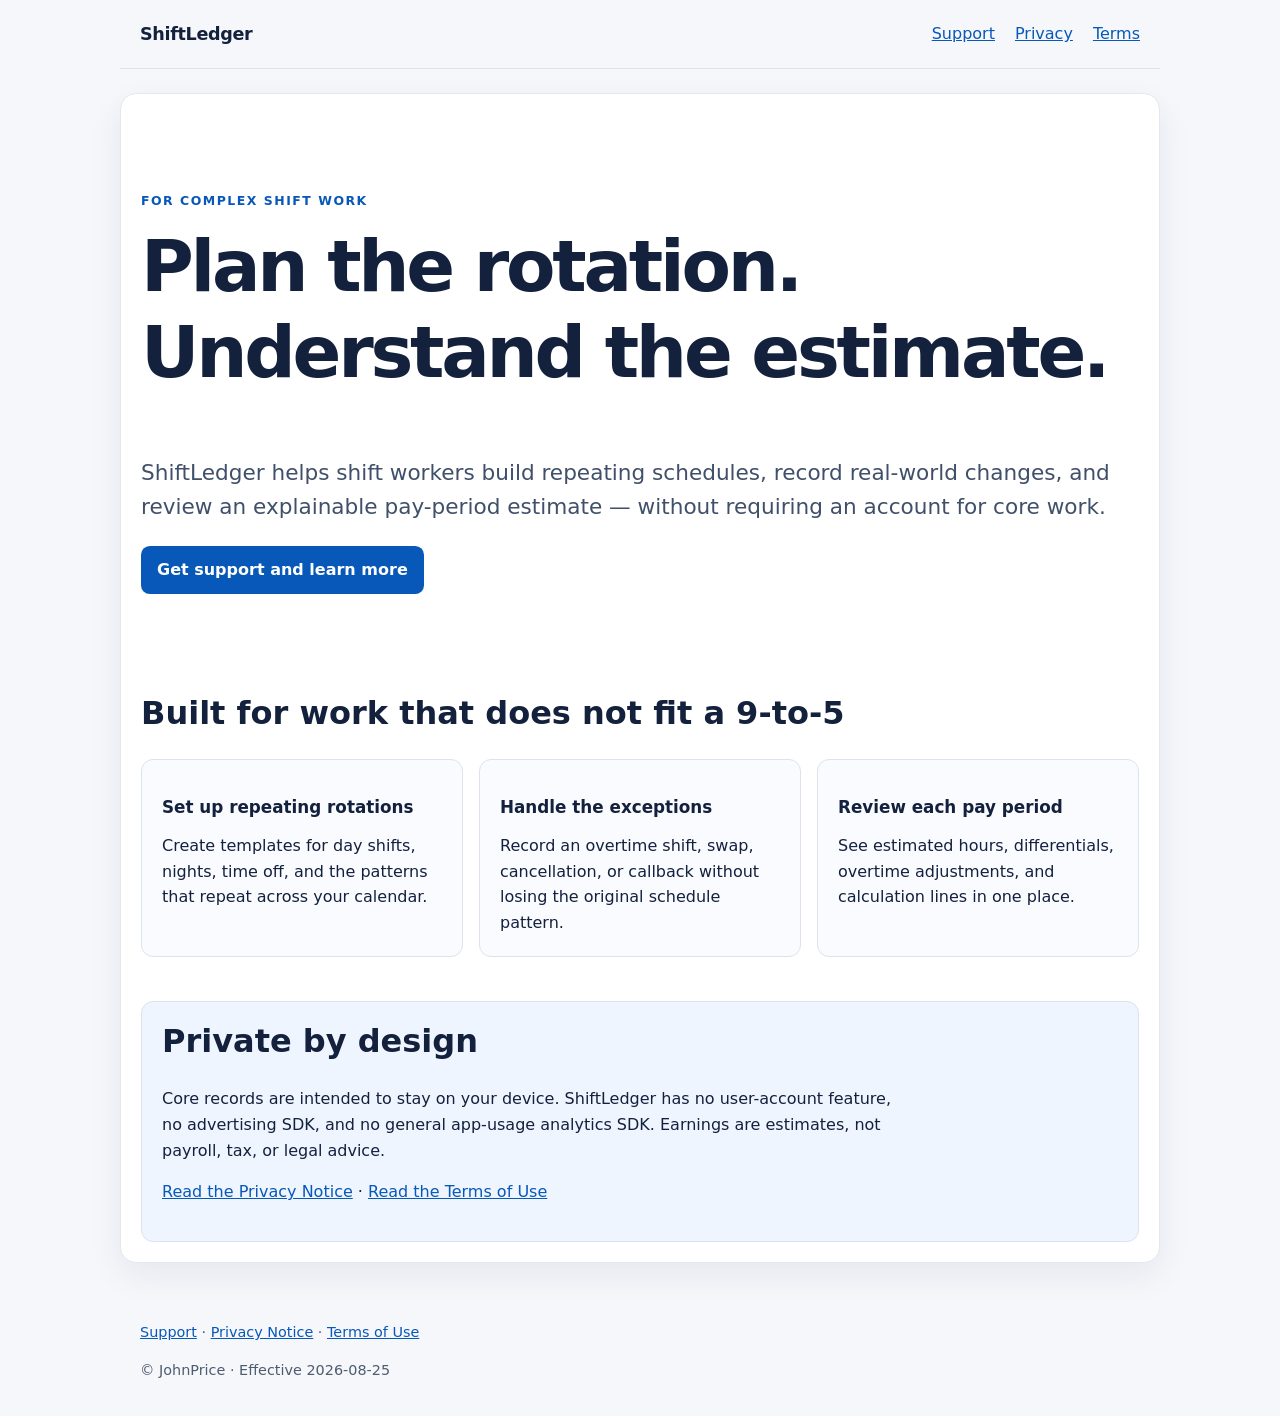
<file: index.html>
<!doctype html>
<html lang="en">
  <head>
    <meta charset="utf-8">
    <meta name="viewport" content="width=device-width, initial-scale=1">
    <meta name="description" content="ShiftLedger is an offline-first shift planner and pay-period estimate tool for complex schedules.">
    <link rel="canonical" href="https://johnpriceapps.github.io/shiftledger/index.html">
    <title>ShiftLedger — plan complex shifts with confidence</title>
    <link rel="stylesheet" href="styles.css">
  </head>
  <body>
    <a class="skip-link" href="#main">Skip to main content</a>
    <header>
      <nav aria-label="Primary">
        <a class="brand" href="index.html">ShiftLedger</a>
        <ul>
          <li><a href="support.html">Support</a></li>
          <li><a href="privacy.html">Privacy</a></li>
          <li><a href="terms.html">Terms</a></li>
        </ul>
      </nav>
    </header>
    <main id="main">
      <section class="hero" aria-labelledby="hero-title">
        <p class="eyebrow">FOR COMPLEX SHIFT WORK</p>
        <h1 id="hero-title">Plan the rotation. Understand the estimate.</h1>
        <p class="lead">ShiftLedger helps shift workers build repeating schedules, record real-world changes, and review an explainable pay-period estimate — without requiring an account for core work.</p>
        <p><a class="button" href="support.html">Get support and learn more</a></p>
      </section>
      <section aria-labelledby="made-for-title">
        <h2 id="made-for-title">Built for work that does not fit a 9-to-5</h2>
        <div class="feature-grid">
          <article>
            <h3>Set up repeating rotations</h3>
            <p>Create templates for day shifts, nights, time off, and the patterns that repeat across your calendar.</p>
          </article>
          <article>
            <h3>Handle the exceptions</h3>
            <p>Record an overtime shift, swap, cancellation, or callback without losing the original schedule pattern.</p>
          </article>
          <article>
            <h3>Review each pay period</h3>
            <p>See estimated hours, differentials, overtime adjustments, and calculation lines in one place.</p>
          </article>
        </div>
      </section>
      <section class="trust" aria-labelledby="trust-title">
        <h2 id="trust-title">Private by design</h2>
        <p>Core records are intended to stay on your device. ShiftLedger has no user-account feature, no advertising SDK, and no general app-usage analytics SDK. Earnings are estimates, not payroll, tax, or legal advice.</p>
        <p><a href="privacy.html">Read the Privacy Notice</a> · <a href="terms.html">Read the Terms of Use</a></p>
      </section>
    </main>
    <footer>
      <p><a href="support.html">Support</a> · <a href="privacy.html">Privacy Notice</a> · <a href="terms.html">Terms of Use</a></p>
      <p>© JohnPrice · Effective 2026-08-25</p>
    </footer>
  </body>
</html>
</file>
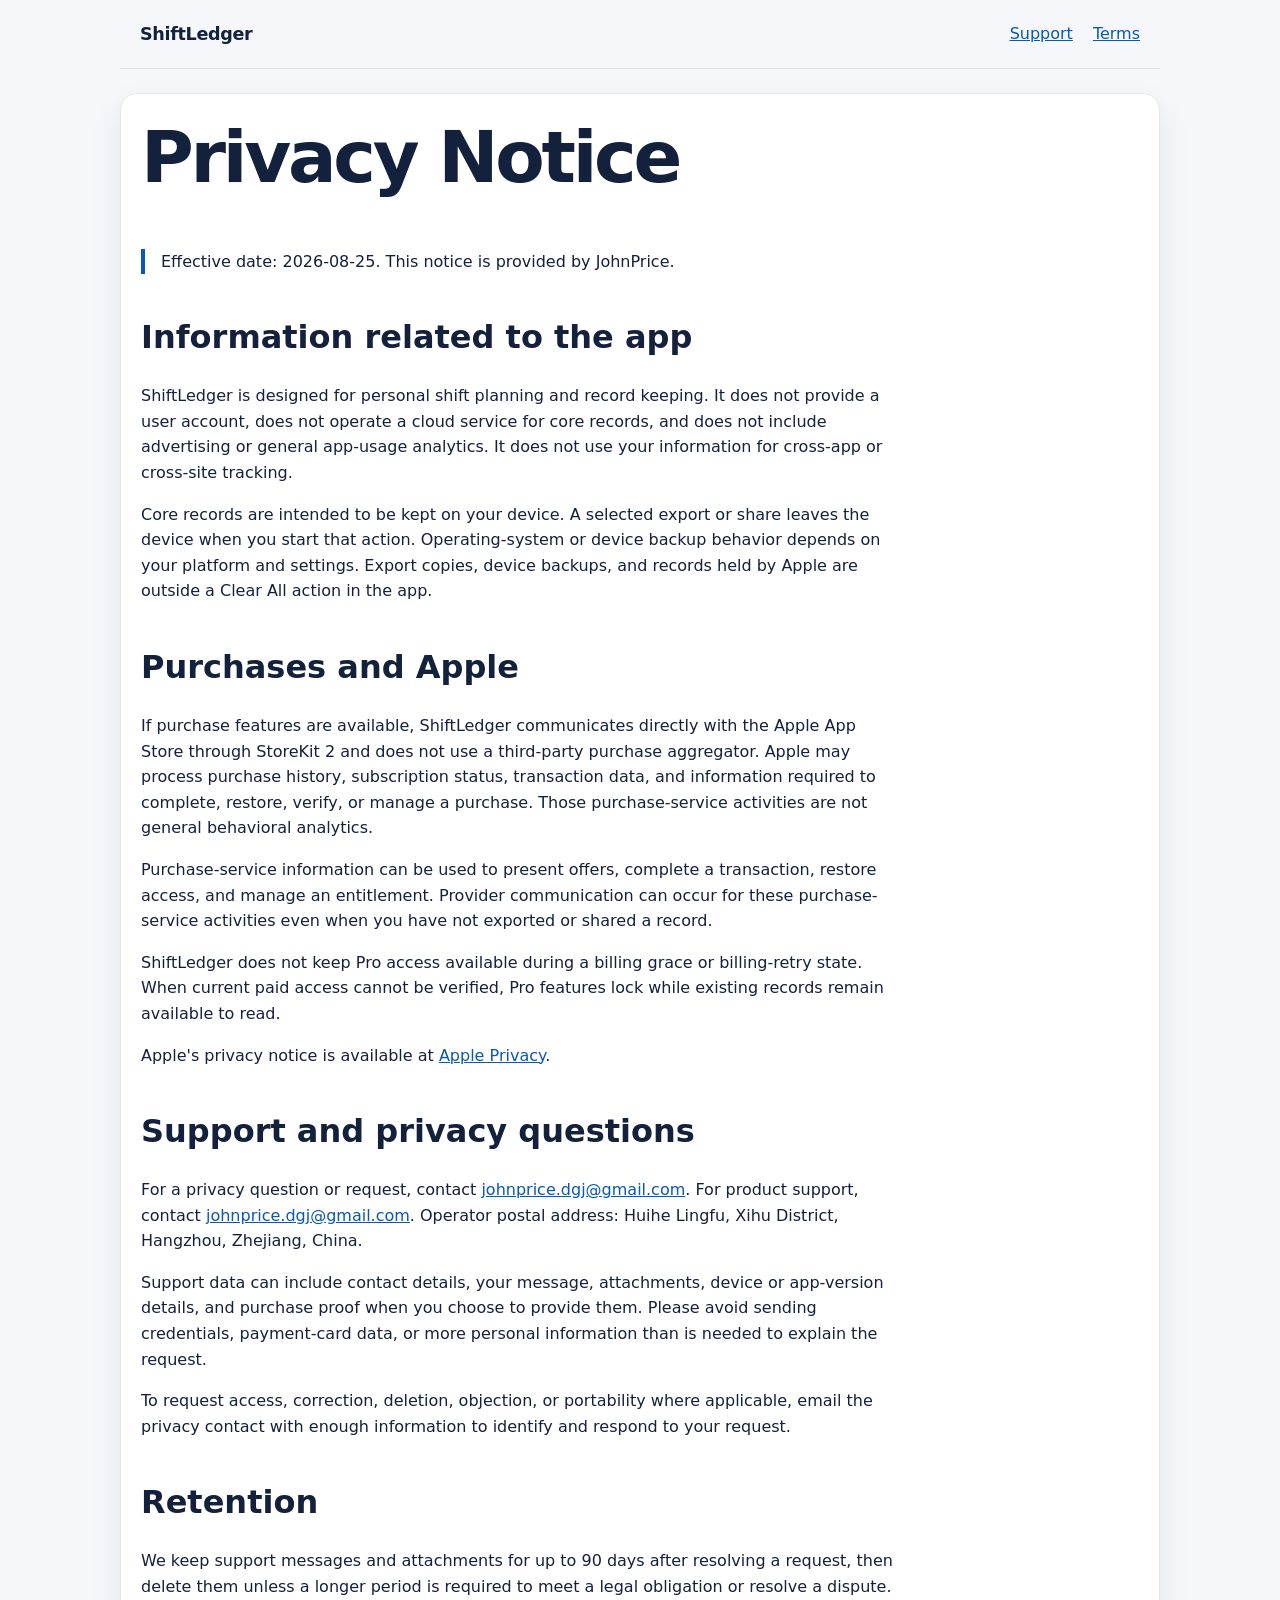
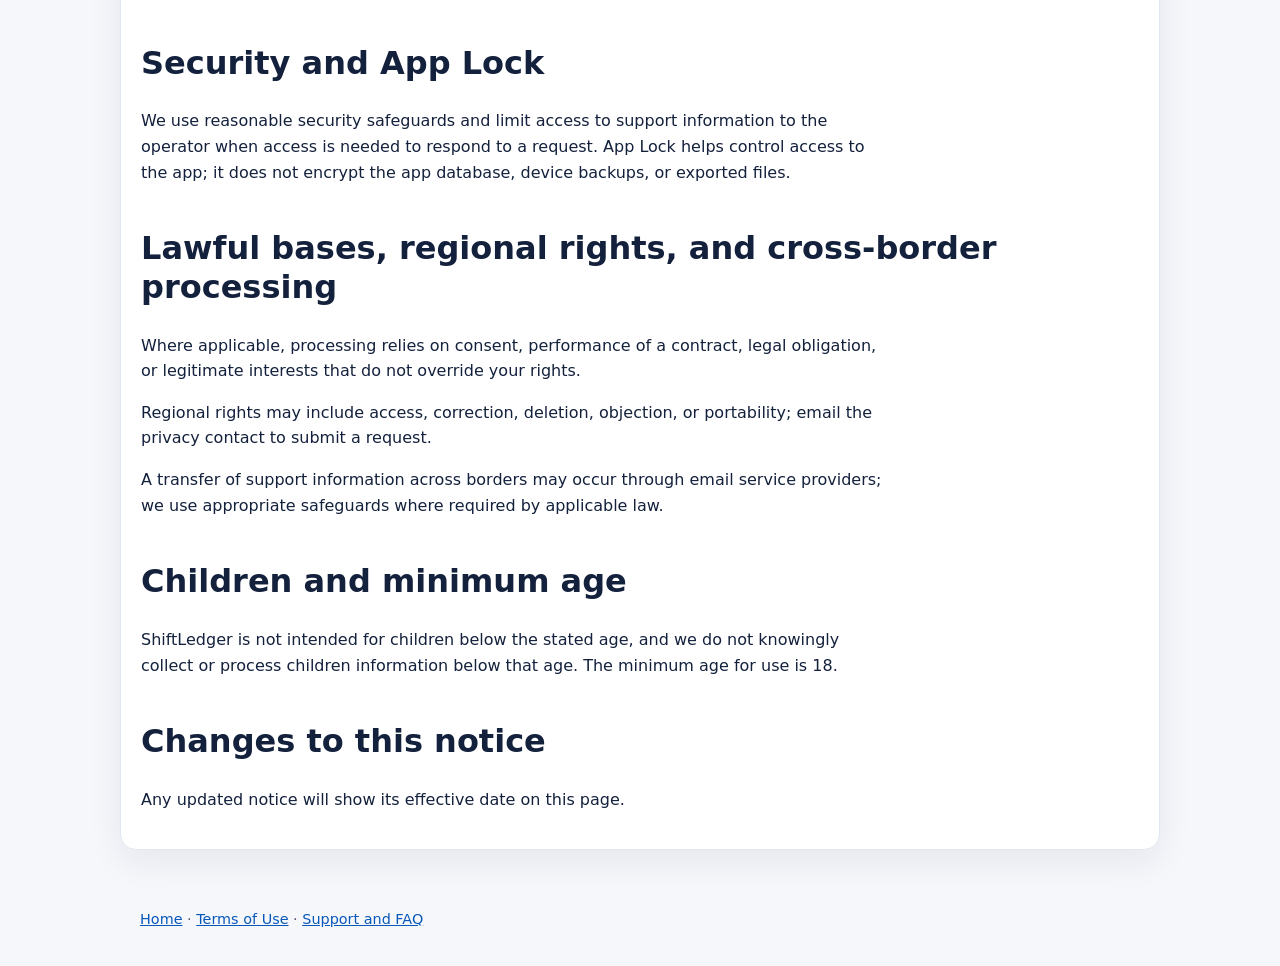
<file: privacy.html>
<!doctype html>
<html lang="en">
  <head>
    <meta charset="utf-8">
    <meta name="viewport" content="width=device-width, initial-scale=1">
    <meta name="description" content="ShiftLedger Privacy Notice.">
    <title>ShiftLedger Privacy Notice</title>
    <link rel="canonical" href="https://johnpriceapps.github.io/shiftledger/privacy.html">
    <link rel="stylesheet" href="styles.css">
  </head>
  <body>
    <a class="skip-link" href="#main">Skip to main content</a>
    <header>
      <nav aria-label="Primary">
        <a class="brand" href="index.html">ShiftLedger</a>
        <ul>
          <li><a href="support.html">Support</a></li>
          <li><a href="terms.html">Terms</a></li>
        </ul>
      </nav>
    </header>
    <main id="main">
      <h1>Privacy Notice</h1>
      <p class="notice">Effective date: 2026-08-25. This notice is provided by JohnPrice.</p>
      <h2>Information related to the app</h2>
      <p>ShiftLedger is designed for personal shift planning and record keeping. It does not provide a user account, does not operate a cloud service for core records, and does not include advertising or general app-usage analytics. It does not use your information for cross-app or cross-site tracking.</p>
      <p>Core records are intended to be kept on your device. A selected export or share leaves the device when you start that action. Operating-system or device backup behavior depends on your platform and settings. Export copies, device backups, and records held by Apple are outside a Clear All action in the app.</p>
      <h2>Purchases and Apple</h2>
      <p>If purchase features are available, ShiftLedger communicates directly with the Apple App Store through StoreKit 2 and does not use a third-party purchase aggregator. Apple may process purchase history, subscription status, transaction data, and information required to complete, restore, verify, or manage a purchase. Those purchase-service activities are not general behavioral analytics.</p>
      <p>Purchase-service information can be used to present offers, complete a transaction, restore access, and manage an entitlement. Provider communication can occur for these purchase-service activities even when you have not exported or shared a record.</p>
      <p>ShiftLedger does not keep Pro access available during a billing grace or billing-retry state. When current paid access cannot be verified, Pro features lock while existing records remain available to read.</p>
      <p>Apple's privacy notice is available at <a href="https://www.apple.com/legal/privacy/">Apple Privacy</a>.</p>
      <h2>Support and privacy questions</h2>
      <p>For a privacy question or request, contact <a href="mailto:johnprice.dgj@gmail.com" aria-label="Contact privacy support at johnprice.dgj@gmail.com">johnprice.dgj@gmail.com</a>. For product support, contact <a href="mailto:johnprice.dgj@gmail.com" aria-label="Contact support at johnprice.dgj@gmail.com">johnprice.dgj@gmail.com</a>. Operator postal address: Huihe Lingfu, Xihu District, Hangzhou, Zhejiang, China.</p>
      <p>Support data can include contact details, your message, attachments, device or app-version details, and purchase proof when you choose to provide them. Please avoid sending credentials, payment-card data, or more personal information than is needed to explain the request.</p>
      <p>To request access, correction, deletion, objection, or portability where applicable, email the privacy contact with enough information to identify and respond to your request.</p>
      <h2>Retention</h2>
      <p>We keep support messages and attachments for up to 90 days after resolving a request, then delete them unless a longer period is required to meet a legal obligation or resolve a dispute.</p>
      <h2>Security and App Lock</h2>
      <p>We use reasonable security safeguards and limit access to support information to the operator when access is needed to respond to a request. App Lock helps control access to the app; it does not encrypt the app database, device backups, or exported files.</p>
      <h2>Lawful bases, regional rights, and cross-border processing</h2>
      <p>Where applicable, processing relies on consent, performance of a contract, legal obligation, or legitimate interests that do not override your rights.</p>
      <p>Regional rights may include access, correction, deletion, objection, or portability; email the privacy contact to submit a request.</p>
      <p>A transfer of support information across borders may occur through email service providers; we use appropriate safeguards where required by applicable law.</p>
      <h2>Children and minimum age</h2>
      <p>ShiftLedger is not intended for children below the stated age, and we do not knowingly collect or process children information below that age. The minimum age for use is 18.</p>
      <h2>Changes to this notice</h2>
      <p>Any updated notice will show its effective date on this page.</p>
    </main>
    <footer>
      <p><a href="index.html">Home</a> · <a href="terms.html">Terms of Use</a> · <a href="support.html">Support and FAQ</a></p>
    </footer>
  </body>
</html>
</file>
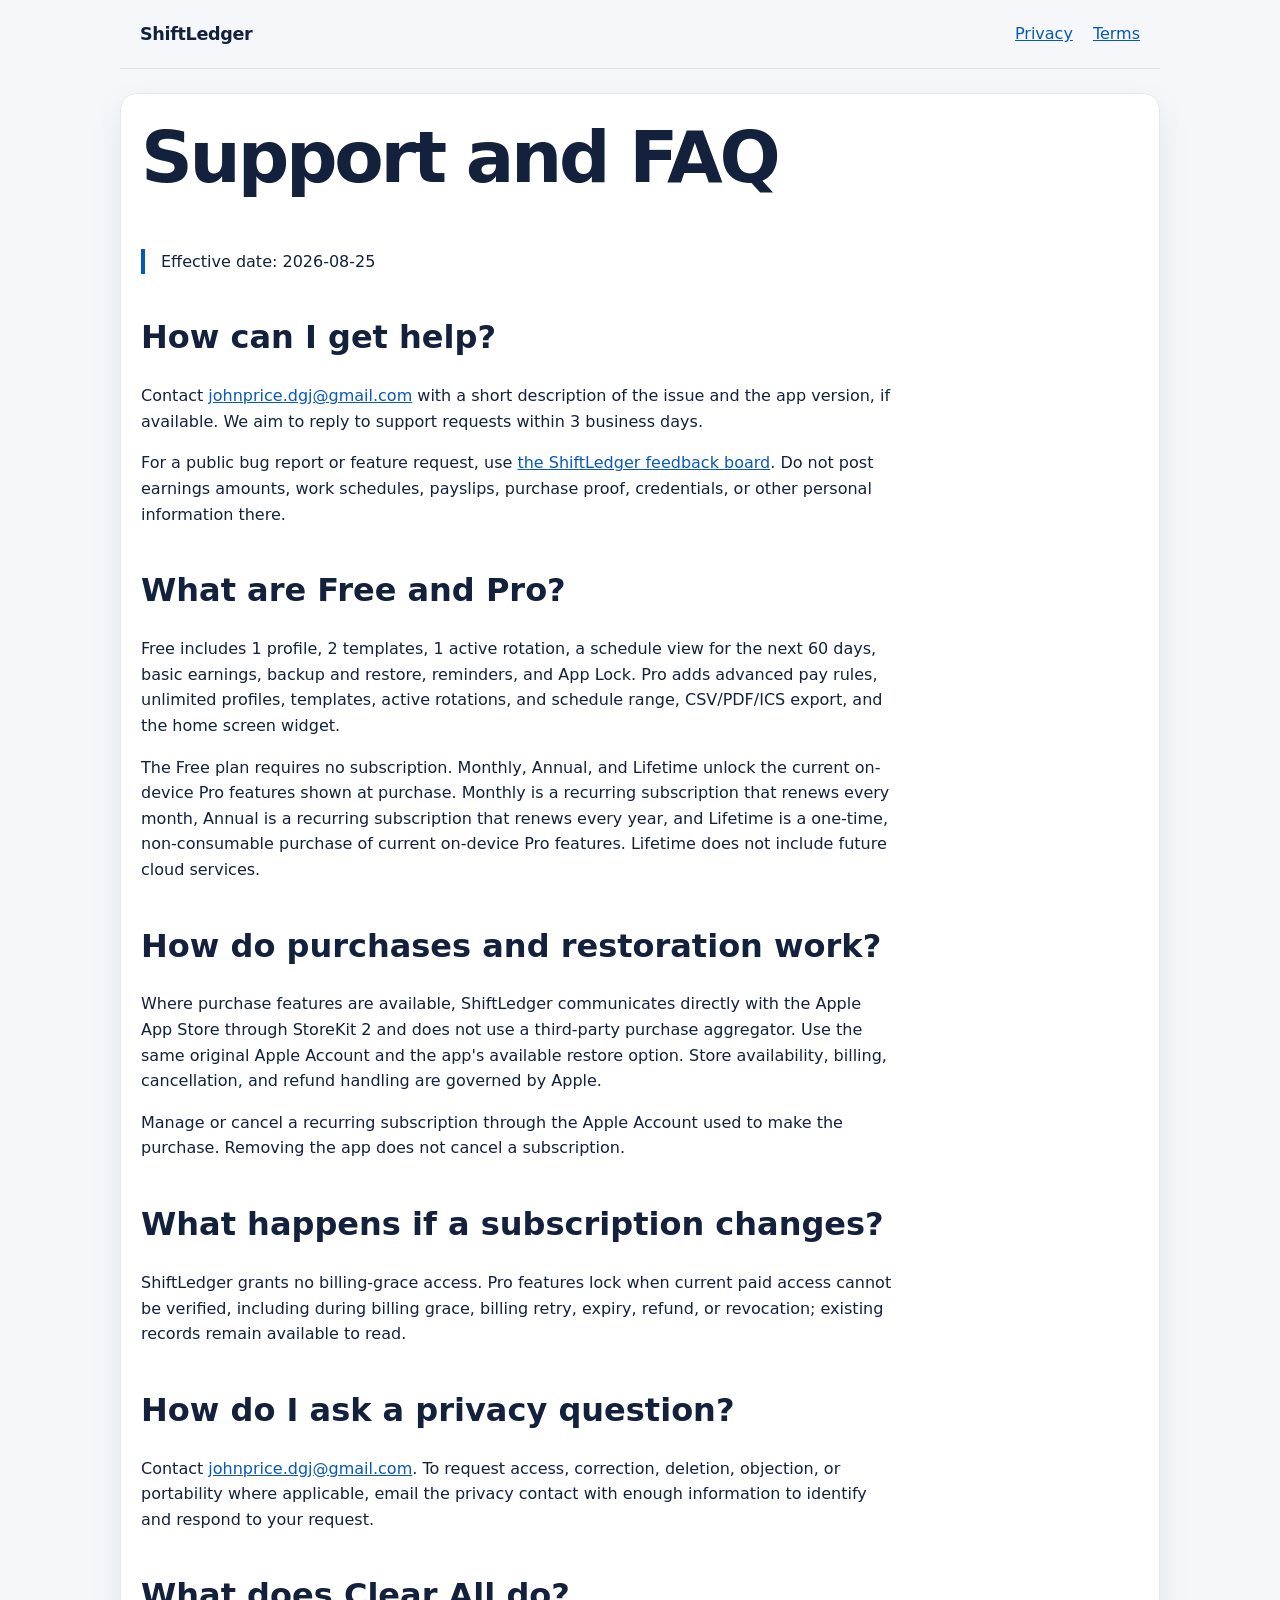
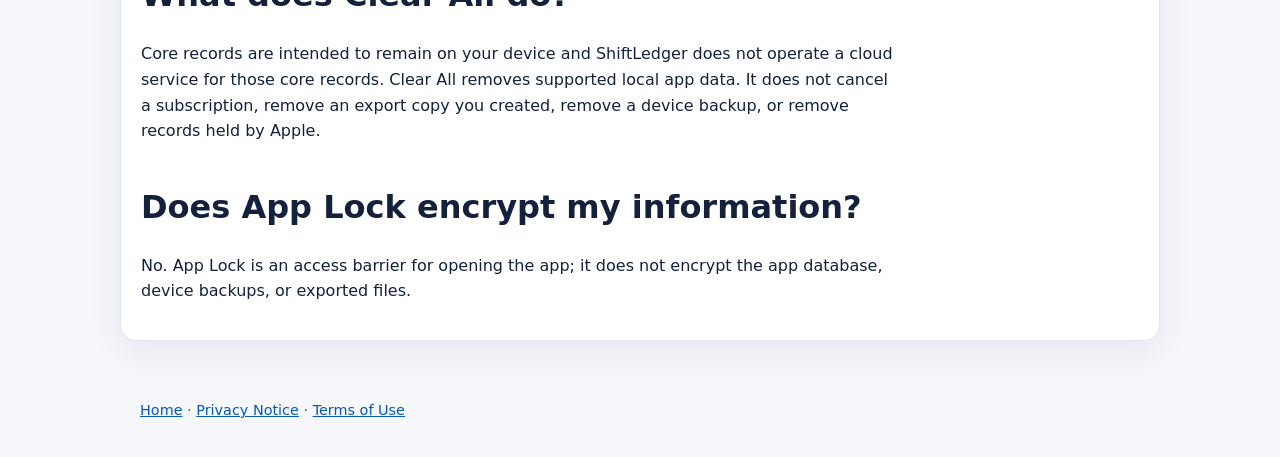
<file: support.html>
<!doctype html>
<html lang="en">
  <head>
    <meta charset="utf-8">
    <meta name="viewport" content="width=device-width, initial-scale=1">
    <meta name="description" content="ShiftLedger support, feedback, purchase, privacy, and data-safety answers.">
    <title>ShiftLedger Support and FAQ</title>
    <link rel="canonical" href="https://johnpriceapps.github.io/shiftledger/support.html">
    <link rel="stylesheet" href="styles.css">
  </head>
  <body>
    <a class="skip-link" href="#main">Skip to main content</a>
    <header>
      <nav aria-label="Primary">
        <a class="brand" href="index.html">ShiftLedger</a>
        <ul>
          <li><a href="privacy.html">Privacy</a></li>
          <li><a href="terms.html">Terms</a></li>
        </ul>
      </nav>
    </header>
    <main id="main">
      <h1>Support and FAQ</h1>
      <p class="notice">Effective date: 2026-08-25</p>
      <h2>How can I get help?</h2>
      <p>Contact <a href="mailto:johnprice.dgj@gmail.com" aria-label="Contact support at johnprice.dgj@gmail.com">johnprice.dgj@gmail.com</a> with a short description of the issue and the app version, if available. We aim to reply to support requests within 3 business days.</p>
      <p>For a public bug report or feature request, use <a href="https://github.com/johnpriceapps/shiftledger/issues/new/choose">the ShiftLedger feedback board</a>. Do not post earnings amounts, work schedules, payslips, purchase proof, credentials, or other personal information there.</p>
      <h2>What are Free and Pro?</h2>
      <p>Free includes 1 profile, 2 templates, 1 active rotation, a schedule view for the next 60 days, basic earnings, backup and restore, reminders, and App Lock. Pro adds advanced pay rules, unlimited profiles, templates, active rotations, and schedule range, CSV/PDF/ICS export, and the home screen widget.</p>
      <p>The Free plan requires no subscription. Monthly, Annual, and Lifetime unlock the current on-device Pro features shown at purchase. Monthly is a recurring subscription that renews every month, Annual is a recurring subscription that renews every year, and Lifetime is a one-time, non-consumable purchase of current on-device Pro features. Lifetime does not include future cloud services.</p>
      <h2>How do purchases and restoration work?</h2>
      <p>Where purchase features are available, ShiftLedger communicates directly with the Apple App Store through StoreKit 2 and does not use a third-party purchase aggregator. Use the same original Apple Account and the app's available restore option. Store availability, billing, cancellation, and refund handling are governed by Apple.</p>
      <p>Manage or cancel a recurring subscription through the Apple Account used to make the purchase. Removing the app does not cancel a subscription.</p>
      <h2>What happens if a subscription changes?</h2>
      <p>ShiftLedger grants no billing-grace access. Pro features lock when current paid access cannot be verified, including during billing grace, billing retry, expiry, refund, or revocation; existing records remain available to read.</p>
      <h2>How do I ask a privacy question?</h2>
      <p>Contact <a href="mailto:johnprice.dgj@gmail.com" aria-label="Contact privacy support at johnprice.dgj@gmail.com">johnprice.dgj@gmail.com</a>. To request access, correction, deletion, objection, or portability where applicable, email the privacy contact with enough information to identify and respond to your request.</p>
      <h2>What does Clear All do?</h2>
      <p>Core records are intended to remain on your device and ShiftLedger does not operate a cloud service for those core records. Clear All removes supported local app data. It does not cancel a subscription, remove an export copy you created, remove a device backup, or remove records held by Apple.</p>
      <h2>Does App Lock encrypt my information?</h2>
      <p>No. App Lock is an access barrier for opening the app; it does not encrypt the app database, device backups, or exported files.</p>
    </main>
    <footer>
      <p><a href="index.html">Home</a> · <a href="privacy.html">Privacy Notice</a> · <a href="terms.html">Terms of Use</a></p>
    </footer>
  </body>
</html>
</file>
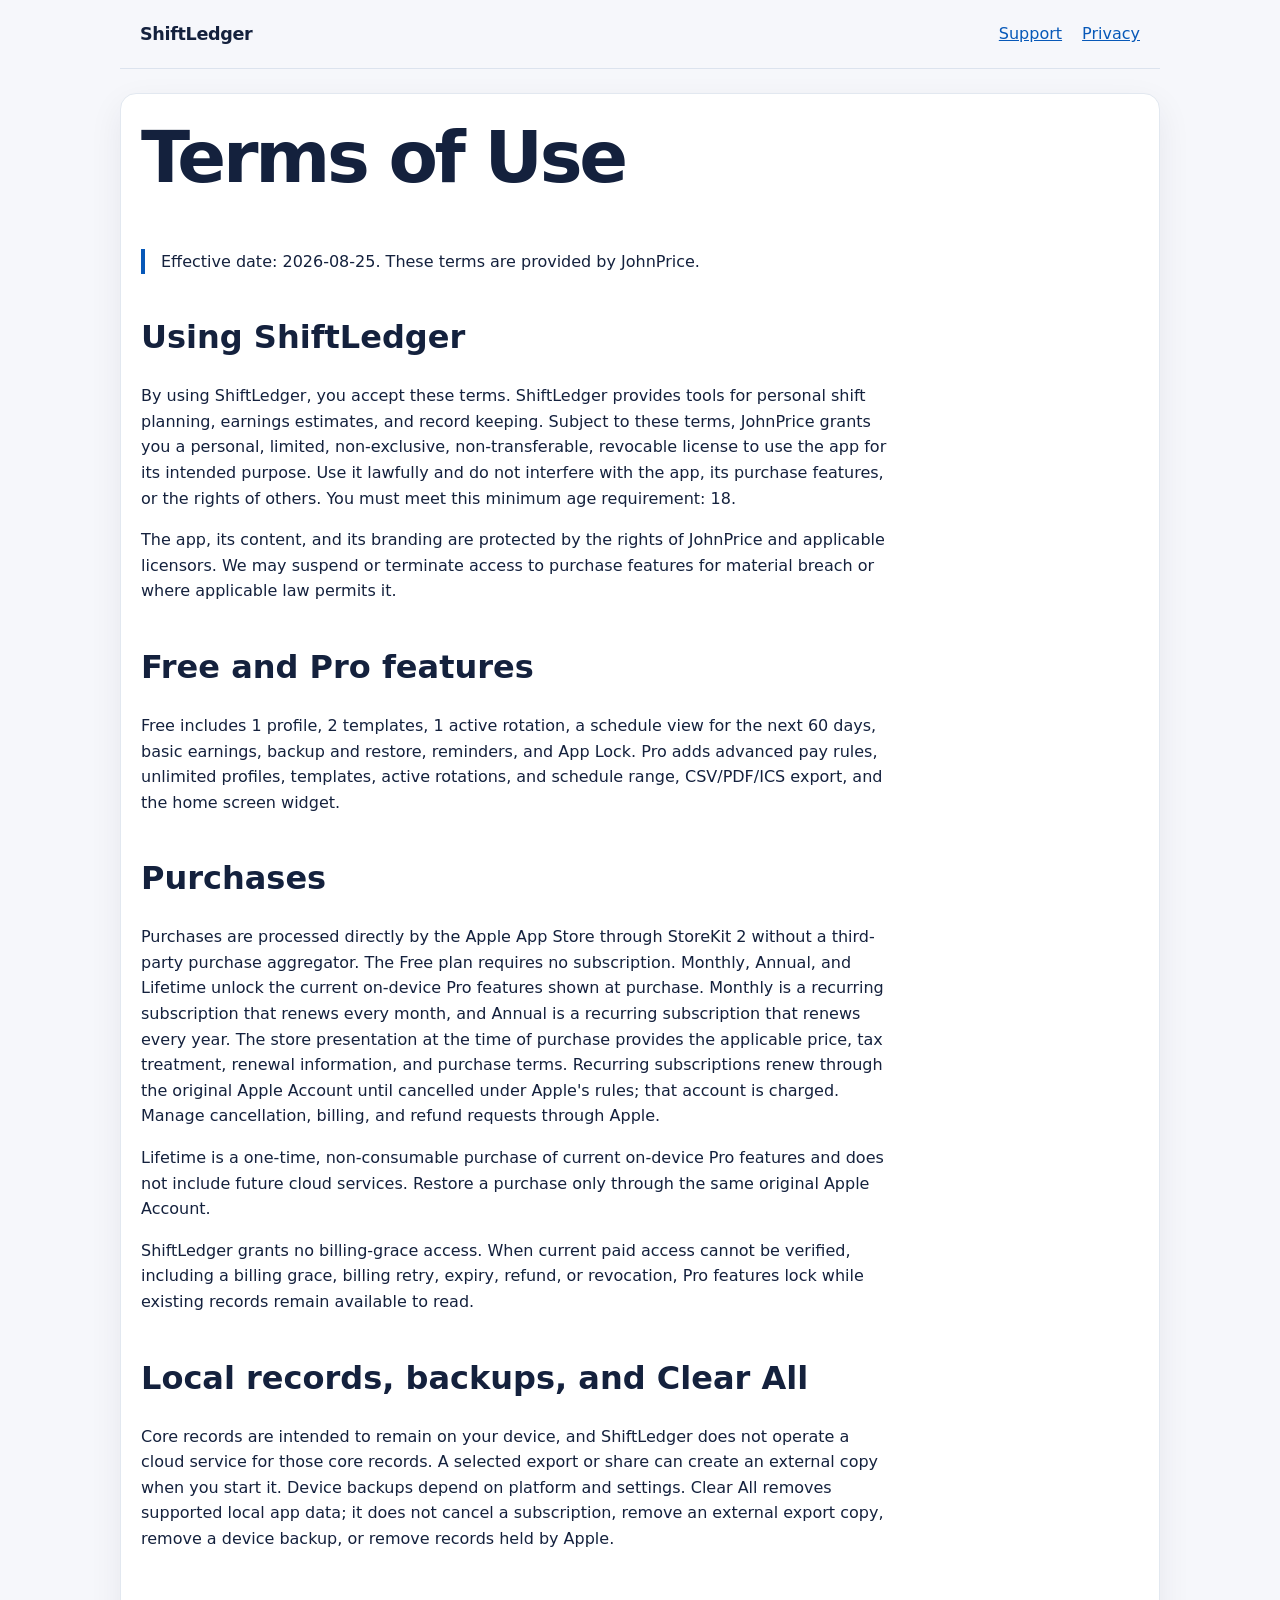
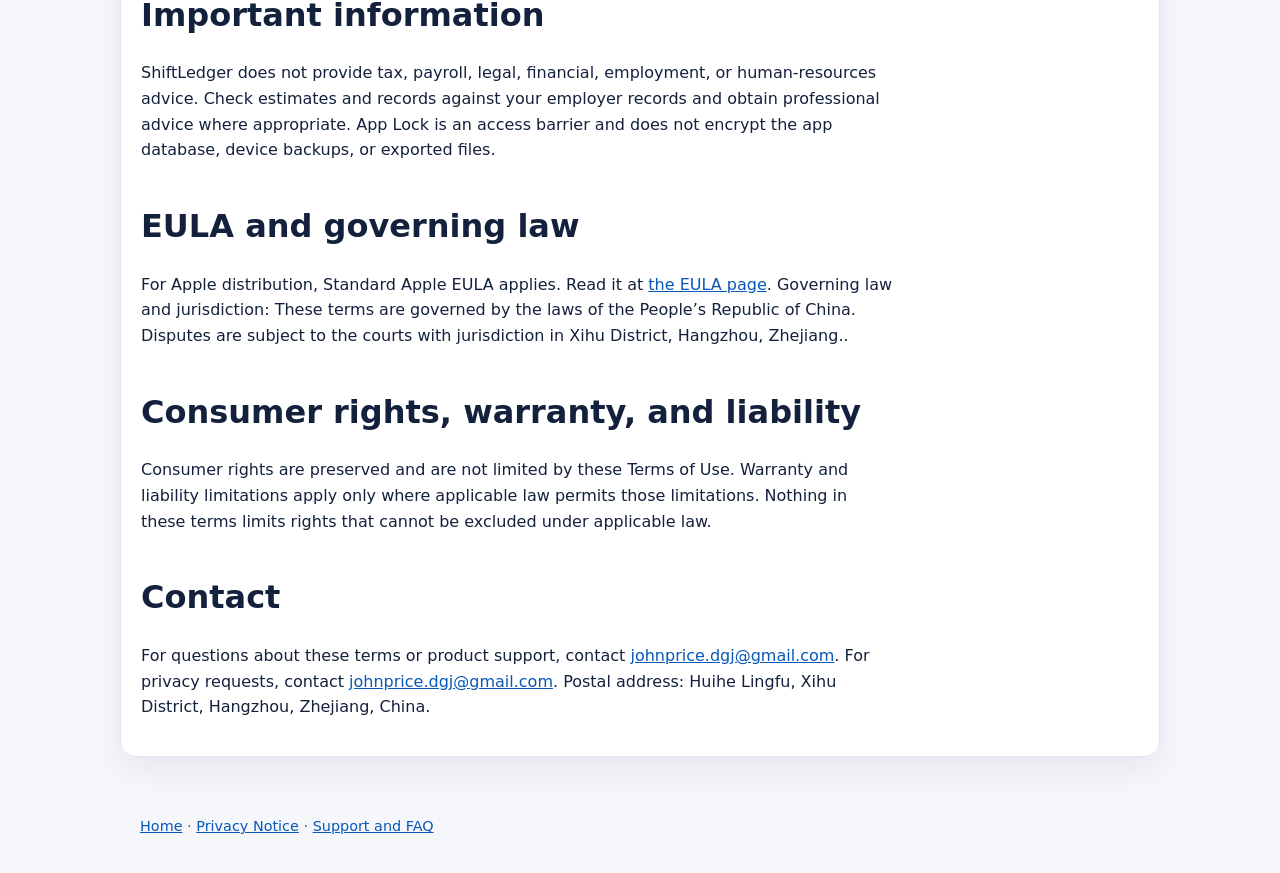
<file: terms.html>
<!doctype html>
<html lang="en">
  <head>
    <meta charset="utf-8">
    <meta name="viewport" content="width=device-width, initial-scale=1">
    <meta name="description" content="ShiftLedger Terms of Use.">
    <title>ShiftLedger Terms of Use</title>
    <link rel="canonical" href="https://johnpriceapps.github.io/shiftledger/terms.html">
    <link rel="stylesheet" href="styles.css">
  </head>
  <body>
    <a class="skip-link" href="#main">Skip to main content</a>
    <header>
      <nav aria-label="Primary">
        <a class="brand" href="index.html">ShiftLedger</a>
        <ul>
          <li><a href="support.html">Support</a></li>
          <li><a href="privacy.html">Privacy</a></li>
        </ul>
      </nav>
    </header>
    <main id="main">
      <h1>Terms of Use</h1>
      <p class="notice">Effective date: 2026-08-25. These terms are provided by JohnPrice.</p>
      <h2>Using ShiftLedger</h2>
      <p>By using ShiftLedger, you accept these terms. ShiftLedger provides tools for personal shift planning, earnings estimates, and record keeping. Subject to these terms, JohnPrice grants you a personal, limited, non-exclusive, non-transferable, revocable license to use the app for its intended purpose. Use it lawfully and do not interfere with the app, its purchase features, or the rights of others. You must meet this minimum age requirement: 18.</p>
      <p>The app, its content, and its branding are protected by the rights of JohnPrice and applicable licensors. We may suspend or terminate access to purchase features for material breach or where applicable law permits it.</p>
      <h2>Free and Pro features</h2>
      <p>Free includes 1 profile, 2 templates, 1 active rotation, a schedule view for the next 60 days, basic earnings, backup and restore, reminders, and App Lock. Pro adds advanced pay rules, unlimited profiles, templates, active rotations, and schedule range, CSV/PDF/ICS export, and the home screen widget.</p>
      <h2>Purchases</h2>
      <p>Purchases are processed directly by the Apple App Store through StoreKit 2 without a third-party purchase aggregator. The Free plan requires no subscription. Monthly, Annual, and Lifetime unlock the current on-device Pro features shown at purchase. Monthly is a recurring subscription that renews every month, and Annual is a recurring subscription that renews every year. The store presentation at the time of purchase provides the applicable price, tax treatment, renewal information, and purchase terms. Recurring subscriptions renew through the original Apple Account until cancelled under Apple's rules; that account is charged. Manage cancellation, billing, and refund requests through Apple.</p>
      <p>Lifetime is a one-time, non-consumable purchase of current on-device Pro features and does not include future cloud services. Restore a purchase only through the same original Apple Account.</p>
      <p>ShiftLedger grants no billing-grace access. When current paid access cannot be verified, including a billing grace, billing retry, expiry, refund, or revocation, Pro features lock while existing records remain available to read.</p>
      <h2>Local records, backups, and Clear All</h2>
      <p>Core records are intended to remain on your device, and ShiftLedger does not operate a cloud service for those core records. A selected export or share can create an external copy when you start it. Device backups depend on platform and settings. Clear All removes supported local app data; it does not cancel a subscription, remove an external export copy, remove a device backup, or remove records held by Apple.</p>
      <h2>Important information</h2>
      <p>ShiftLedger does not provide tax, payroll, legal, financial, employment, or human-resources advice. Check estimates and records against your employer records and obtain professional advice where appropriate. App Lock is an access barrier and does not encrypt the app database, device backups, or exported files.</p>
      <h2>EULA and governing law</h2>
      <p>For Apple distribution, Standard Apple EULA applies. Read it at <a href="https://www.apple.com/legal/internet-services/itunes/dev/stdeula/">the EULA page</a>. Governing law and jurisdiction: These terms are governed by the laws of the People’s Republic of China. Disputes are subject to the courts with jurisdiction in Xihu District, Hangzhou, Zhejiang..</p>
      <h2>Consumer rights, warranty, and liability</h2>
      <p>Consumer rights are preserved and are not limited by these Terms of Use. Warranty and liability limitations apply only where applicable law permits those limitations. Nothing in these terms limits rights that cannot be excluded under applicable law.</p>
      <h2>Contact</h2>
      <p>For questions about these terms or product support, contact <a href="mailto:johnprice.dgj@gmail.com" aria-label="Contact support at johnprice.dgj@gmail.com">johnprice.dgj@gmail.com</a>. For privacy requests, contact <a href="mailto:johnprice.dgj@gmail.com" aria-label="Contact privacy support at johnprice.dgj@gmail.com">johnprice.dgj@gmail.com</a>. Postal address: Huihe Lingfu, Xihu District, Hangzhou, Zhejiang, China.</p>
    </main>
    <footer>
      <p><a href="index.html">Home</a> · <a href="privacy.html">Privacy Notice</a> · <a href="support.html">Support and FAQ</a></p>
    </footer>
  </body>
</html>
</file>
<file: styles.css>
:root {
  color-scheme: light;
  font-family: Inter, ui-sans-serif, system-ui, -apple-system, BlinkMacSystemFont, "Segoe UI", sans-serif;
  color: #14213d;
  background: #f6f7fb;
}

* { box-sizing: border-box; }
body { margin: 0; line-height: 1.6; }
a { color: #0758b8; }
a:focus-visible { outline: 3px solid #a85516; outline-offset: 3px; }
.skip-link { position: absolute; left: -10000px; top: auto; }
.skip-link:focus-visible { left: 1rem; top: 1rem; z-index: 2; background: #fff; padding: 0.5rem; }

header, main, footer { max-width: 1040px; margin: 0 auto; padding: 1.25rem; }
header { border-bottom: 1px solid #dce3ee; }
nav { display: flex; align-items: center; justify-content: space-between; gap: 1rem; }
nav ul { display: flex; flex-wrap: wrap; gap: 0.75rem 1.25rem; margin: 0; padding: 0; list-style: none; }
.brand { color: #14213d; font-size: 1.1rem; font-weight: 800; letter-spacing: -0.02em; text-decoration: none; }

main { background: #fff; margin-top: 1.5rem; margin-bottom: 1.5rem; border: 1px solid #e2e8f0; border-radius: 1rem; box-shadow: 0 12px 34px rgb(20 33 61 / 7%); }
h1, h2, h3 { color: #14213d; line-height: 1.2; }
h1 { margin-top: 0; font-size: clamp(2.25rem, 6vw, 4.5rem); letter-spacing: -0.045em; }
h2 { margin-top: 2.75rem; font-size: clamp(1.4rem, 3vw, 2rem); }
h3 { margin-bottom: 0.4rem; font-size: 1.05rem; }
p { max-width: 74ch; }
footer { color: #4d5c70; font-size: 0.9rem; }
.notice { border-left: 4px solid #0758b8; padding-left: 1rem; }
.hero { padding: clamp(1.5rem, 5vw, 4rem) 0 2.5rem; }
.eyebrow { color: #0758b8; font-size: 0.78rem; font-weight: 800; letter-spacing: 0.12em; }
.lead { color: #40506a; font-size: clamp(1.1rem, 2vw, 1.35rem); }
.button { display: inline-block; padding: 0.7rem 1rem; border-radius: 0.55rem; background: #0758b8; color: #fff; font-weight: 700; text-decoration: none; }
.button:hover { background: #064b9d; }
.feature-grid { display: grid; grid-template-columns: repeat(3, minmax(0, 1fr)); gap: 1rem; }
.feature-grid article, .trust { padding: 1.25rem; border: 1px solid #dce3ee; border-radius: 0.75rem; background: #f9fbff; }
.feature-grid p { margin-bottom: 0; }
.trust { margin-top: 2.75rem; background: #eef5ff; }
.trust h2 { margin-top: 0; }

@media (max-width: 640px) {
  nav { align-items: flex-start; flex-direction: column; }
  .feature-grid { grid-template-columns: 1fr; }
}
</file>
